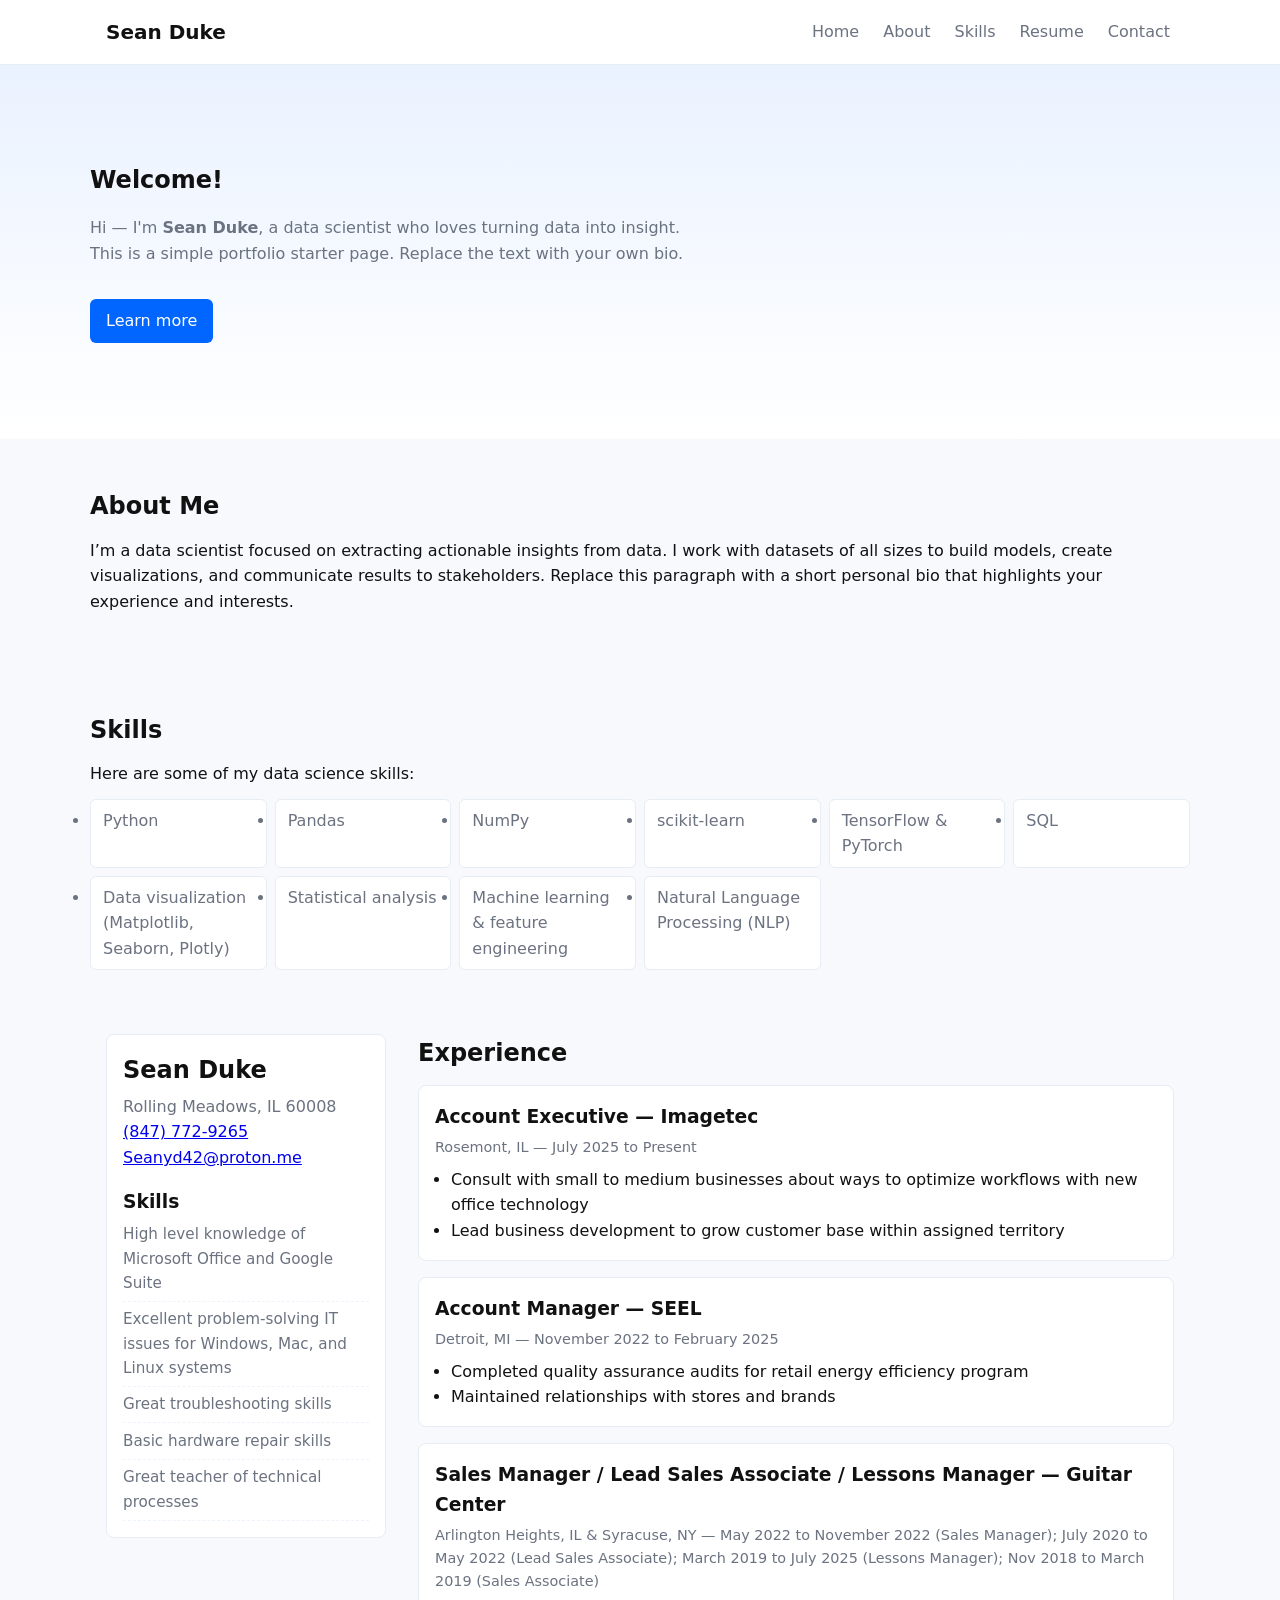
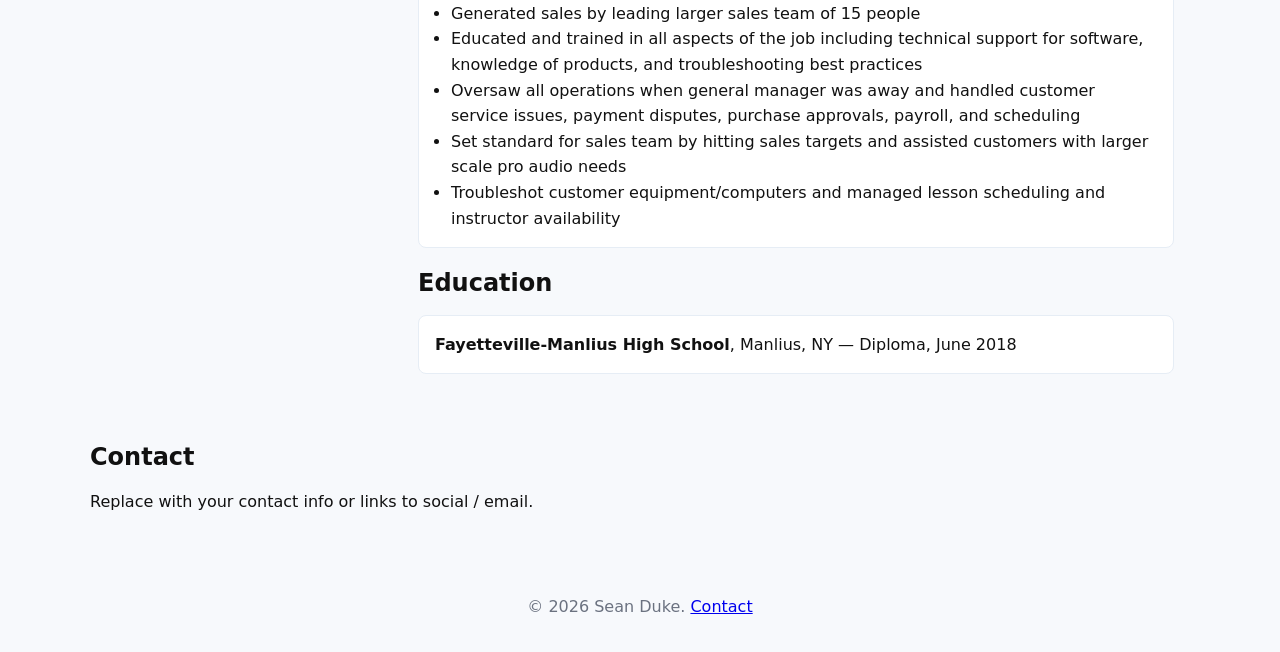
<file: index.html>
<!doctype html>
<html lang="en">
<head>
  <meta charset="utf-8">
  <meta name="viewport" content="width=device-width, initial-scale=1">
  <title>Sean Duke — Portfolio</title>
  <link rel="stylesheet" href="style.css">
</head>
<body>
  <header class="site-header">
    <div class="container header-inner">
  <h1 class="site-title">Sean Duke</h1>
      <nav class="nav" aria-label="Main navigation">
        <ul>
          <li><a href="#home">Home</a></li>
          <li><a href="#about">About</a></li>
          <li><a href="#skills">Skills</a></li>
          <li><a href="#resume">Resume</a></li>
          <li><a href="#contact">Contact</a></li>
        </ul>
      </nav>
      <button class="nav-toggle" aria-label="Toggle navigation">☰</button>
    </div>
  </header>

  <main>
    <section id="home" class="hero">
      <div class="hero-content container">
        <h2>Welcome!</h2>
  <p class="lead">Hi — I'm <strong>Sean Duke</strong>, a data scientist who loves turning data into insight. This is a simple portfolio starter page. Replace the text with your own bio.</p>
        <a class="cta" href="#about">Learn more</a>
      </div>
    </section>

    <section id="about" class="about container">
      <h2>About Me</h2>
      <p>I’m a data scientist focused on extracting actionable insights from data. I work with datasets of all sizes to build models, create visualizations, and communicate results to stakeholders. Replace this paragraph with a short personal bio that highlights your experience and interests.</p>
    </section>

    <section id="skills" class="skills container">
      <h2>Skills</h2>
      <p>Here are some of my data science skills:</p>
      <ul class="skill-list">
        <li>Python</li>
        <li>Pandas</li>
        <li>NumPy</li>
        <li>scikit-learn</li>
        <li>TensorFlow &amp; PyTorch</li>
        <li>SQL</li>
        <li>Data visualization (Matplotlib, Seaborn, Plotly)</li>
        <li>Statistical analysis</li>
        <li>Machine learning &amp; feature engineering</li>
        <li>Natural Language Processing (NLP)</li>
      </ul>
    </section>

    <section id="resume" class="resume container">
      <div class="resume-grid">
        <aside class="contact-info">
          <h2>Sean Duke</h2>
          <p>
            Rolling Meadows, IL 60008<br>
            <a href="tel:+18477729265">(847) 772-9265</a><br>
            <a href="mailto:Seanyd42@proton.me">Seanyd42@proton.me</a>
          </p>

          <h3>Skills</h3>
          <ul class="resume-skills">
            <li>High level knowledge of Microsoft Office and Google Suite</li>
            <li>Excellent problem-solving IT issues for Windows, Mac, and Linux systems</li>
            <li>Great troubleshooting skills</li>
            <li>Basic hardware repair skills</li>
            <li>Great teacher of technical processes</li>
          </ul>
        </aside>

        <div class="resume-main">
          <h2>Experience</h2>

          <div class="job">
            <h3>Account Executive — Imagetec</h3>
            <p class="meta">Rosemont, IL — July 2025 to Present</p>
            <ul>
              <li>Consult with small to medium businesses about ways to optimize workflows with new office technology</li>
              <li>Lead business development to grow customer base within assigned territory</li>
            </ul>
          </div>

          <div class="job">
            <h3>Account Manager — SEEL</h3>
            <p class="meta">Detroit, MI — November 2022 to February 2025</p>
            <ul>
              <li>Completed quality assurance audits for retail energy efficiency program</li>
              <li>Maintained relationships with stores and brands</li>
            </ul>
          </div>

          <div class="job">
            <h3>Sales Manager / Lead Sales Associate / Lessons Manager — Guitar Center</h3>
            <p class="meta">Arlington Heights, IL &amp; Syracuse, NY — May 2022 to November 2022 (Sales Manager); July 2020 to May 2022 (Lead Sales Associate); March 2019 to July 2025 (Lessons Manager); Nov 2018 to March 2019 (Sales Associate)</p>
            <ul>
              <li>Generated sales by leading larger sales team of 15 people</li>
              <li>Educated and trained in all aspects of the job including technical support for software, knowledge of products, and troubleshooting best practices</li>
              <li>Oversaw all operations when general manager was away and handled customer service issues, payment disputes, purchase approvals, payroll, and scheduling</li>
              <li>Set standard for sales team by hitting sales targets and assisted customers with larger scale pro audio needs</li>
              <li>Troubleshot customer equipment/computers and managed lesson scheduling and instructor availability</li>
            </ul>
          </div>

          <h2>Education</h2>
          <div class="education">
            <p><strong>Fayetteville-Manlius High School</strong>, Manlius, NY — Diploma, June 2018</p>
          </div>
        </div>
      </div>
    </section>

    <section id="contact" class="contact container">
      <h2>Contact</h2>
      <p>Replace with your contact info or links to social / email.</p>
    </section>
  </main>

    <footer class="site-footer container">
    <p>&copy; <span id="year">2025</span> Sean Duke. <a href="#contact">Contact</a></p>
  </footer>

  <script>
    // Small script to toggle mobile nav
    const btn = document.querySelector('.nav-toggle');
    const nav = document.querySelector('.nav');
    btn && btn.addEventListener('click', () => {
      nav.classList.toggle('open');
    });
    // set current year
    document.getElementById('year').textContent = new Date().getFullYear();
  </script>
</body>
</html>
</file>
<file: style.css>
/* Basic reset */
*{box-sizing:border-box;margin:0;padding:0}
:root{
  --bg:#f7f9fc;
  --accent:#0066ff;
  --muted:#6b7280;
  --container:1100px;
}
body{font-family:Inter, system-ui, -apple-system, "Segoe UI", Roboto, "Helvetica Neue", Arial;line-height:1.6;color:#111;background:var(--bg)}
.container{max-width:var(--container);margin:0 auto;padding:1rem}

/* Header */
.site-header{background:#fff;border-bottom:1px solid #e6edf5;position:sticky;top:0;z-index:10}
.header-inner{display:flex;align-items:center;gap:1rem;justify-content:space-between}
.site-title{font-size:1.25rem}
.nav ul{list-style:none;display:flex;gap:1rem}
.nav a{color:var(--muted);text-decoration:none;padding:.5rem .25rem;border-radius:4px}
.nav a:hover{color:var(--accent)}
.nav-toggle{display:none;background:transparent;border:0;font-size:1.25rem}

/* Hero */
.hero{padding:4rem 0;background:linear-gradient(180deg,#eaf2ff 0%, #fff 100%);}
.hero-content{padding:2rem 0}
.hero .lead{margin:1rem 0;color:var(--muted);max-width:60ch}
.cta{display:inline-block;margin-top:1rem;padding:.6rem 1rem;background:var(--accent);color:#fff;border-radius:6px;text-decoration:none}

/* Sections */
.about,.skills,.contact{padding:3rem 0}
h2{font-size:1.5rem;margin-bottom:.75rem}
.skill-list{display:grid;grid-template-columns:repeat(auto-fit,minmax(160px,1fr));gap:.5rem;margin-top:.75rem}
.skill-list li{background:#fff;padding:.5rem .75rem;border-radius:6px;border:1px solid #e6edf5;color:var(--muted)}

.site-footer{padding:2rem 0;text-align:center;color:var(--muted)}

/* Responsive */
@media (max-width:800px){
  .nav ul{display:none;flex-direction:column;background:#fff;position:absolute;right:1rem;top:64px;padding:1rem;border-radius:8px;box-shadow:0 6px 18px rgba(15,23,42,.08)}
  .nav.open ul{display:flex}
  .nav-toggle{display:inline-block}
  .header-inner{align-items:center}
}

/* Resume styles */
.resume-grid{display:grid;grid-template-columns:280px 1fr;gap:2rem;align-items:start}
.contact-info{background:#fff;padding:1rem;border-radius:8px;border:1px solid #e6edf5}
.contact-info h2{margin-bottom:.25rem}
.contact-info p{color:var(--muted);margin-bottom:1rem}
.resume-skills{list-style:none;padding-left:0}
.resume-skills li{padding:.35rem 0;border-bottom:1px dashed #eef4fb;color:var(--muted);font-size:.95rem}
.resume-main h2{margin-top:0}
.job{background:#fff;padding:1rem;border-radius:8px;border:1px solid #e6edf5;margin-bottom:1rem}
.job h3{margin-bottom:.25rem}
.job .meta{color:var(--muted);font-size:.9rem;margin-bottom:.5rem}
.job ul{margin-left:1rem}
.education p{background:#fff;padding:1rem;border-radius:8px;border:1px solid #e6edf5}

@media (max-width:900px){
  .resume-grid{grid-template-columns:1fr}
  .contact-info{order:0}
}
</file>
